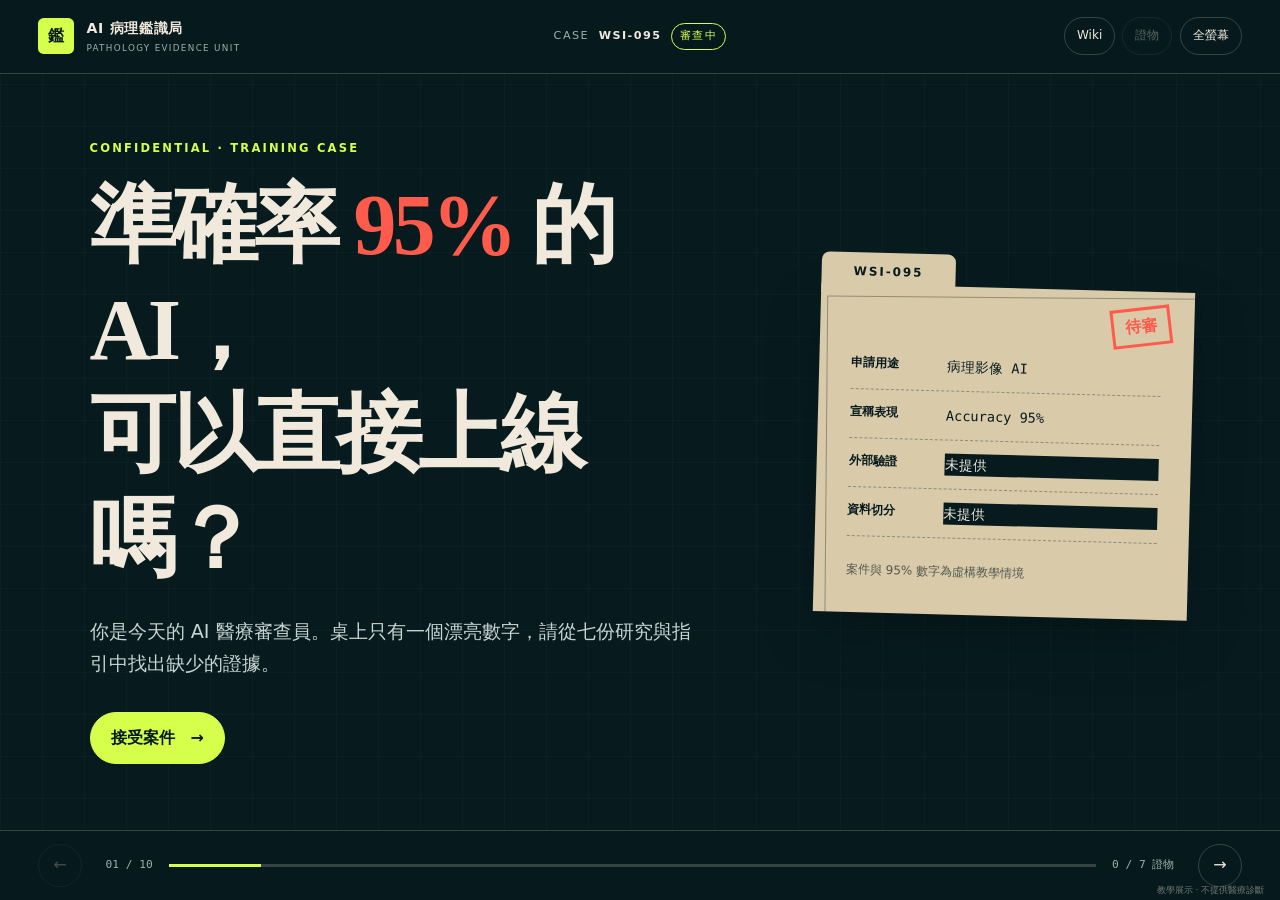
<file: index.html>
<!doctype html>
<html lang="zh-Hant">
  <head>
    <meta charset="UTF-8" />
    <meta name="viewport" content="width=device-width, initial-scale=1.0" />
    <meta name="description" content="互動式教學 HTML 簡報：調查一個宣稱準確率 95% 的虛構病理 AI 是否可以直接上線。" />
    <meta name="theme-color" content="#071b1f" />
    <title>案件 WSI-095｜AI 病理鑑識局</title>
    <link rel="icon" href="assets/images/favicon.svg" type="image/svg+xml" />
    <link rel="stylesheet" href="assets/css/styles.css" />
    <script src="assets/js/data.js" defer></script>
    <script src="assets/js/app.js" defer></script>
  </head>
  <body class="deck-page">
    <a class="skip-link" href="#slide-stage">跳到簡報內容</a>

    <header class="deck-header">
      <a class="brand" href="#slide-1" aria-label="返回第一張投影片">
        <span class="brand-seal" aria-hidden="true">鑑</span>
        <span><strong>AI 病理鑑識局</strong><small>PATHOLOGY EVIDENCE UNIT</small></span>
      </a>
      <div class="case-status" aria-label="案件狀態">
        <span>CASE</span>
        <strong>WSI-095</strong>
        <span class="status-dot">審查中</span>
      </div>
      <nav class="deck-tools" aria-label="簡報工具">
        <a href="wiki.html" title="開啟 LLM Wiki">Wiki</a>
        <button id="source-button" type="button" title="查看本頁來源">證物</button>
        <button id="fullscreen-button" type="button" title="進入全螢幕">全螢幕</button>
      </nav>
    </header>

    <main id="slide-stage" class="slide-stage" tabindex="-1">
      <article class="slide slide-cover is-active" id="slide-1" data-slide="1" aria-labelledby="slide-1-title">
        <div class="cover-grid">
          <div class="cover-copy">
            <p class="kicker">CONFIDENTIAL · TRAINING CASE</p>
            <h1 id="slide-1-title">準確率 <em>95%</em> 的 AI，<br />可以直接上線嗎？</h1>
            <p class="lead">你是今天的 AI 醫療審查員。桌上只有一個漂亮數字，請從七份研究與指引中找出缺少的證據。</p>
            <button class="primary-action" type="button" data-next>接受案件 <span aria-hidden="true">→</span></button>
          </div>
          <div class="case-folder" aria-label="案件摘要">
            <div class="folder-tab">WSI-095</div>
            <p class="stamp">待審</p>
            <dl>
              <div><dt>申請用途</dt><dd>病理影像 AI</dd></div>
              <div><dt>宣稱表現</dt><dd>Accuracy 95%</dd></div>
              <div><dt>外部驗證</dt><dd class="redacted">未提供</dd></div>
              <div><dt>資料切分</dt><dd class="redacted">未提供</dd></div>
            </dl>
            <p class="fiction-note">案件與 95% 數字為虛構教學情境</p>
          </div>
        </div>
      </article>

      <article class="slide" id="slide-2" data-slide="2" aria-labelledby="slide-2-title">
        <div class="slide-copy narrow-copy">
          <p class="kicker">EVIDENCE 01 · THE SCENE</p>
          <h2 id="slide-2-title">這不是一張普通照片，<br />而是一座像素城市。</h2>
          <p>全視野切片（WSI）把整張玻片掃描成可縮放的高解析度影像。檔案可能很大，AI 通常需要選擇倍率與區域才能分析。</p>
          <div class="takeaway"><span>鑑識問題</span><strong>模型看了整張切片，還是只看預先選好的區域？</strong></div>
        </div>
        <div class="slide-visual microscope-panel">
          <div class="wsi-map" id="wsi-map" aria-label="抽象病理切片示意">
            <span class="cell c1"></span><span class="cell c2"></span><span class="cell c3"></span>
            <span class="cell c4"></span><span class="cell c5"></span><span class="cell c6"></span>
            <span class="scan-target" aria-hidden="true"></span>
          </div>
          <label class="zoom-control" for="zoom-range">
            <span>模擬倍率</span>
            <input id="zoom-range" type="range" min="1" max="4" value="1" />
            <output id="zoom-output" for="zoom-range">5× 全景</output>
          </label>
          <p class="visual-caption">拖動倍率，看看視野如何從整體縮小成局部。</p>
        </div>
      </article>

      <article class="slide" id="slide-3" data-slide="3" aria-labelledby="slide-3-title">
        <div class="slide-copy narrow-copy">
          <p class="kicker">EVIDENCE 02 · TILING</p>
          <h2 id="slide-3-title">AI 的第一步：<br />把城市切成小街區。</h2>
          <p>大型切片會被切成許多 patch。模型可能只從少數高分區塊學習，因此倍率、大小與取樣方式都是模型的一部分。</p>
          <p class="instruction">點擊右側格子，找出藏在切片中的三個可疑區域。</p>
          <p id="tile-status" class="status-message" aria-live="polite">已找到 0 / 3 個可疑區域</p>
        </div>
        <div class="slide-visual tile-evidence">
          <div id="tile-grid" class="tile-grid" aria-label="16 個切片區塊"></div>
          <div class="evidence-tag">PATCH SET · 4 × 4</div>
        </div>
      </article>

      <article class="slide" id="slide-4" data-slide="4" aria-labelledby="slide-4-title">
        <div class="slide-copy narrow-copy">
          <p class="kicker">EVIDENCE 03 · DATA LEAK</p>
          <h2 id="slide-4-title">考卷真的沒有<br />出現在課本裡嗎？</h2>
          <p>同一位病人的切片不能同時出現在訓練與測試資料。否則模型可能記住病人或製作流程，而不是學會疾病特徵。</p>
          <button id="audit-split" class="secondary-action" type="button">執行病人層級稽核</button>
          <p id="split-status" class="status-message warning" aria-live="polite">尚未檢查：測試集可能不是獨立考卷</p>
        </div>
        <div class="slide-visual split-board" id="split-board">
          <section>
            <h3>TRAINING <span>課本</span></h3>
            <div class="patient-chip" data-patient="P014">P014 · slide A</div>
            <div class="patient-chip">P022 · slide A</div>
            <div class="patient-chip">P031 · slide A</div>
          </section>
          <section>
            <h3>TEST <span>考卷</span></h3>
            <div class="patient-chip duplicate" data-patient="P014">P014 · slide B</div>
            <div class="patient-chip">P048 · slide A</div>
            <div class="patient-chip">P052 · slide A</div>
          </section>
          <span class="leak-line" aria-hidden="true"></span>
        </div>
      </article>

      <article class="slide" id="slide-5" data-slide="5" aria-labelledby="slide-5-title">
        <div class="slide-copy metric-copy">
          <p class="kicker">EVIDENCE 04 · THE 95% TRAP</p>
          <h2 id="slide-5-title">一樣的準確率，<br />可能藏著不同錯誤。</h2>
          <p>假設 100 個案例中有 20 個真正陽性。調整漏診與誤報，觀察準確率、敏感度與特異度如何改變。</p>
          <div class="metric-controls">
            <label for="fn-range">漏診（FN）<input id="fn-range" type="range" min="0" max="8" value="5" /></label>
            <label for="fp-range">誤報（FP）<input id="fp-range" type="range" min="0" max="20" value="0" /></label>
          </div>
        </div>
        <div class="slide-visual metric-lab">
          <div class="matrix" aria-label="互動混淆矩陣">
            <div class="matrix-corner"></div><div class="matrix-head">預測＋</div><div class="matrix-head">預測－</div>
            <div class="matrix-head">實際＋</div><div class="matrix-cell good"><span id="tp-value">15</span><small>TP 抓到</small></div><div class="matrix-cell bad"><span id="fn-value">5</span><small>FN 漏掉</small></div>
            <div class="matrix-head">實際－</div><div class="matrix-cell warn"><span id="fp-value">0</span><small>FP 誤報</small></div><div class="matrix-cell good"><span id="tn-value">80</span><small>TN 排除</small></div>
          </div>
          <div class="metric-readout">
            <div><span>Accuracy</span><strong id="accuracy-value">95%</strong></div>
            <div><span>Sensitivity</span><strong id="sensitivity-value">75%</strong></div>
            <div><span>Specificity</span><strong id="specificity-value">100%</strong></div>
          </div>
        </div>
      </article>

      <article class="slide" id="slide-6" data-slide="6" aria-labelledby="slide-6-title">
        <div class="slide-copy narrow-copy">
          <p class="kicker">EVIDENCE 05 · HOSPITAL FINGERPRINTS</p>
          <h2 id="slide-6-title">模型可能認出醫院，<br />卻沒有真正理解疾病。</h2>
          <p>染色流程、掃描器與製片方式會留下站點特徵。研究顯示深度學習甚至能辨識切片來自哪個提交站點。</p>
          <div class="takeaway"><span>鑑識問題</span><strong>模型依賴的是生物訊號，還是醫院指紋？</strong></div>
        </div>
        <div class="slide-visual site-lab">
          <div class="site-tabs" role="group" aria-label="切換不同醫院的染色風格">
            <button class="is-selected" type="button" data-site="a">醫院 A</button>
            <button type="button" data-site="b">醫院 B</button>
            <button type="button" data-site="c">醫院 C</button>
          </div>
          <div id="site-slide" class="site-slide site-a" aria-label="同一組抽象細胞在不同染色風格下的示意">
            <span></span><span></span><span></span><span></span><span></span><span></span>
          </div>
          <p id="site-caption" class="visual-caption">醫院 A：偏粉紫、對比中等（抽象示意）</p>
        </div>
      </article>

      <article class="slide" id="slide-7" data-slide="7" aria-labelledby="slide-7-title">
        <div class="slide-copy narrow-copy">
          <p class="kicker">EVIDENCE 06 · EXTERNAL VALIDATION</p>
          <h2 id="slide-7-title">換一批資料，<br />漂亮分數還站得住嗎？</h2>
          <p>外部驗證不是把同一資料重新切一次，而是使用開發過程沒有接觸的來源，檢查模型是否依然有效。</p>
          <p class="research-context">真實研究案例：CAMELYON16 訓練的全監督模型，在該挑戰測試集 AUC 為 0.930；移到較大的 MSK 測試集後為 0.727。</p>
          <p class="fine-print">這是特定研究中的 AUC，不是案件 WSI-095 的準確率。</p>
        </div>
        <div class="slide-visual validation-board">
          <div class="score-card internal"><span>INTERNAL-LIKE</span><strong>0.930</strong><small>CAMELYON16 test · AUC</small></div>
          <div class="transfer-arrow" aria-hidden="true">→</div>
          <div class="score-card external"><span>EXTERNAL SOURCE</span><strong>0.727</strong><small>MSK test · AUC</small></div>
          <div class="evidence-tape">CONTEXT REQUIRED</div>
        </div>
      </article>

      <article class="slide" id="slide-8" data-slide="8" aria-labelledby="slide-8-title">
        <div class="slide-copy narrow-copy">
          <p class="kicker">EVIDENCE 07 · HUMAN IN THE LOOP</p>
          <h2 id="slide-8-title">好的 AI 不是搶走放大鏡，<br />而是把線索放對位置。</h2>
          <p>AI 可以協助標示可疑區域、排序病例或提供第二讀；病理醫師仍需整合其他染色、臨床資料與專業判斷。</p>
          <p class="fine-print">協作效益必須在實際介面、使用者和工作流程中驗證。</p>
        </div>
        <div class="slide-visual workflow-chain" aria-label="人機協作流程">
          <div><span>01</span><strong>AI 預先篩選</strong><small>標記與排序</small></div>
          <i aria-hidden="true">→</i>
          <div><span>02</span><strong>病理醫師複核</strong><small>整合完整證據</small></div>
          <i aria-hidden="true">→</i>
          <div><span>03</span><strong>持續監測</strong><small>追蹤錯誤與漂移</small></div>
        </div>
      </article>

      <article class="slide slide-verdict" id="slide-9" data-slide="9" aria-labelledby="slide-9-title">
        <div class="verdict-intro">
          <p class="kicker">FINAL REVIEW · YOUR DECISION</p>
          <h2 id="slide-9-title">七份證物到齊。<br />你的裁決是？</h2>
          <p>目前案件只提供「準確率 95%」，缺少資料切分、錯誤分布、外部驗證、使用情境與監測計畫。</p>
        </div>
        <div class="verdict-options" role="group" aria-label="選擇案件裁決">
          <button type="button" data-verdict="approve"><span>APPROVE</span><strong>准許上線</strong></button>
          <button type="button" data-verdict="supplement"><span>REQUEST EVIDENCE</span><strong>要求補件</strong></button>
          <button type="button" data-verdict="reject"><span>REJECT</span><strong>永久退件</strong></button>
        </div>
        <div id="verdict-result" class="verdict-result" aria-live="polite">請選擇一個裁決。</div>
      </article>

      <article class="slide slide-close" id="slide-10" data-slide="10" aria-labelledby="slide-10-title">
        <div class="close-stamp" aria-hidden="true">補件</div>
        <div class="close-copy">
          <p class="kicker">CASE STATUS · EVIDENCE REQUIRED</p>
          <h2 id="slide-10-title">單一分數是案件起點，<br />不是上線許可。</h2>
          <ul class="closing-list">
            <li><span>01</span>確認病人層級資料切分</li>
            <li><span>02</span>檢查完整錯誤分布與使用閾值</li>
            <li><span>03</span>完成跨院外部驗證</li>
            <li><span>04</span>定義人機協作與上線後監測</li>
          </ul>
          <div class="close-actions">
            <a class="primary-action" href="wiki.html">打開完整 LLM Wiki</a>
            <a class="text-action" href="workflow.html">查看 Loop／Graph</a>
          </div>
        </div>
      </article>
    </main>

    <footer class="deck-footer">
      <button id="prev-button" type="button" aria-label="上一張投影片">←</button>
      <div class="slide-progress" aria-label="簡報進度">
        <span id="slide-counter">01 / 10</span>
        <div class="progress-track"><span id="progress-bar"></span></div>
        <span id="evidence-counter">0 / 7 證物</span>
      </div>
      <button id="next-button" type="button" aria-label="下一張投影片">→</button>
    </footer>

    <dialog id="source-dialog" class="source-dialog" aria-labelledby="source-dialog-title">
      <div class="dialog-head">
        <div><p class="kicker">SOURCE LINEAGE</p><h2 id="source-dialog-title">本頁證物來源</h2></div>
        <button id="close-source-dialog" type="button" aria-label="關閉來源視窗">×</button>
      </div>
      <div id="source-list" class="source-list"></div>
      <p class="dialog-note">研究數字只適用於原研究條件。案件 WSI-095 與 95% 為虛構教學情境。</p>
    </dialog>

    <p class="medical-note">教學展示 · 不提供醫療診斷</p>
  </body>
</html>
</file>
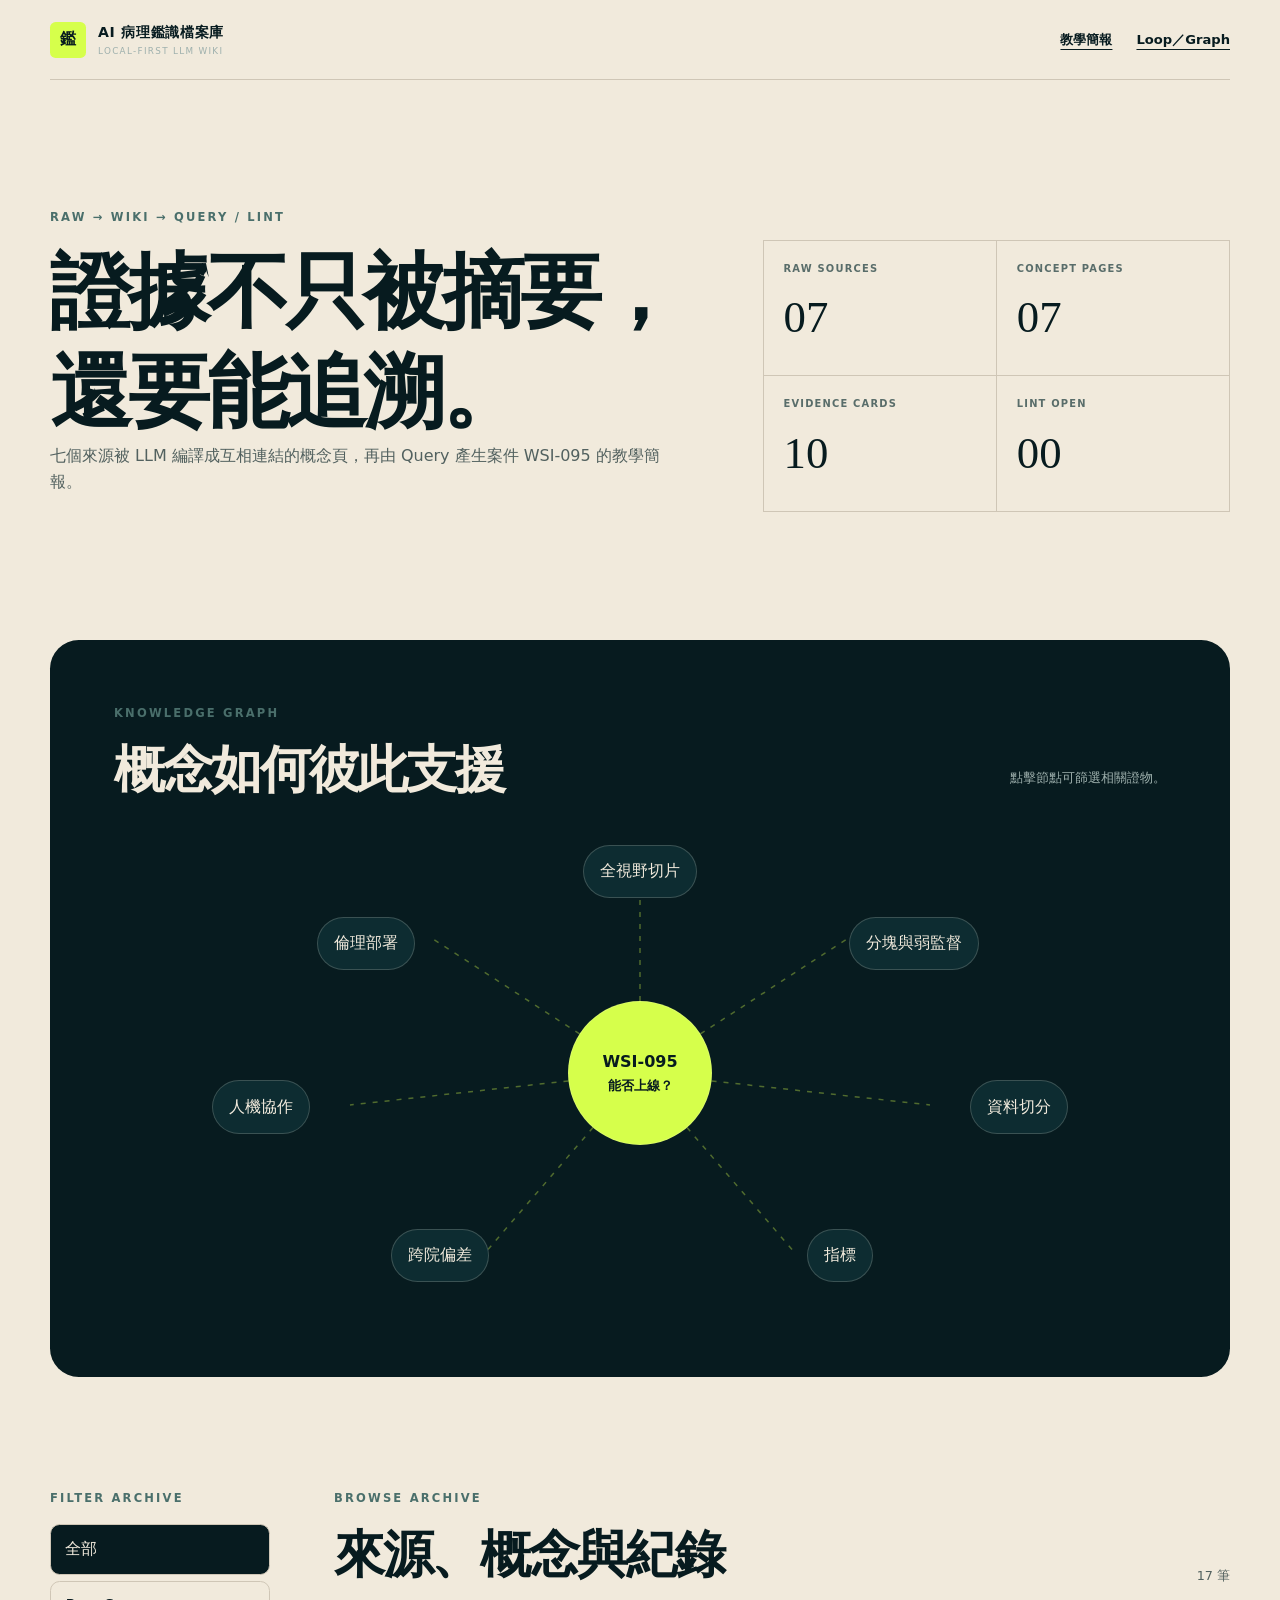
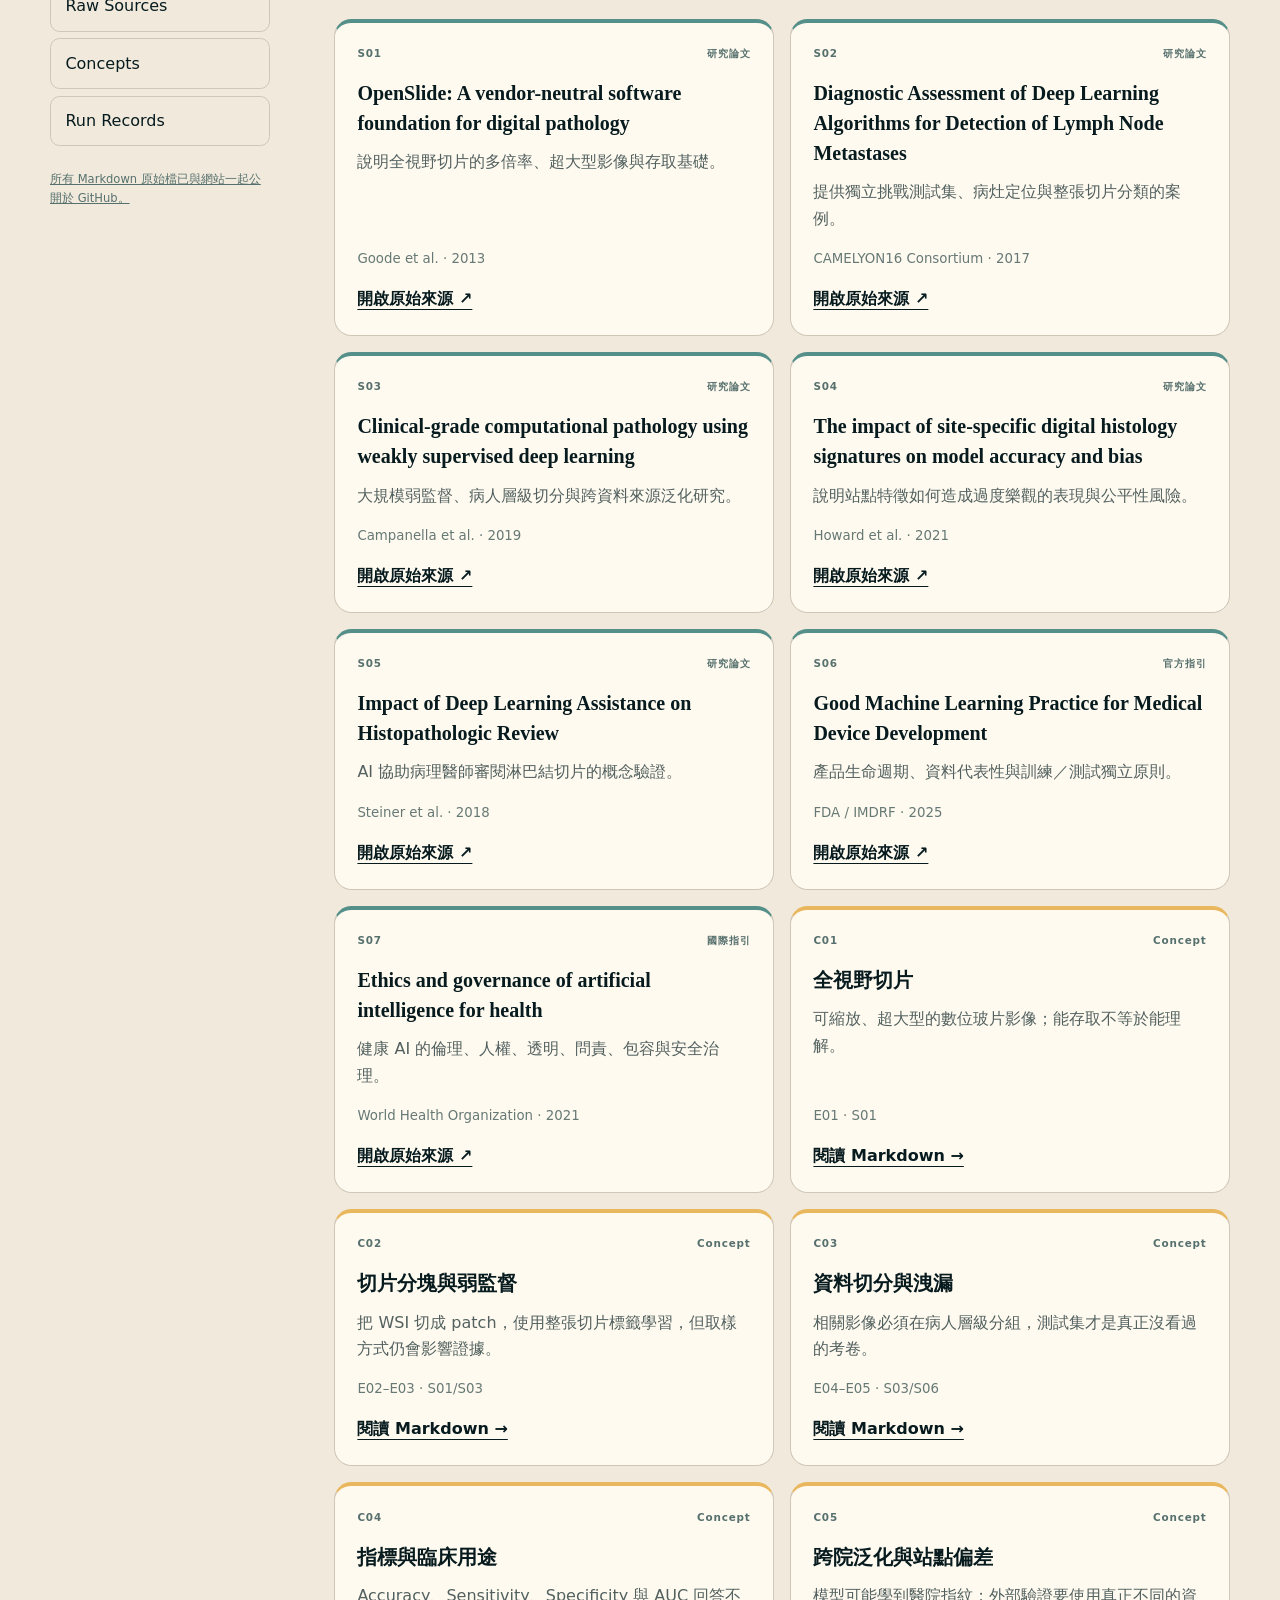
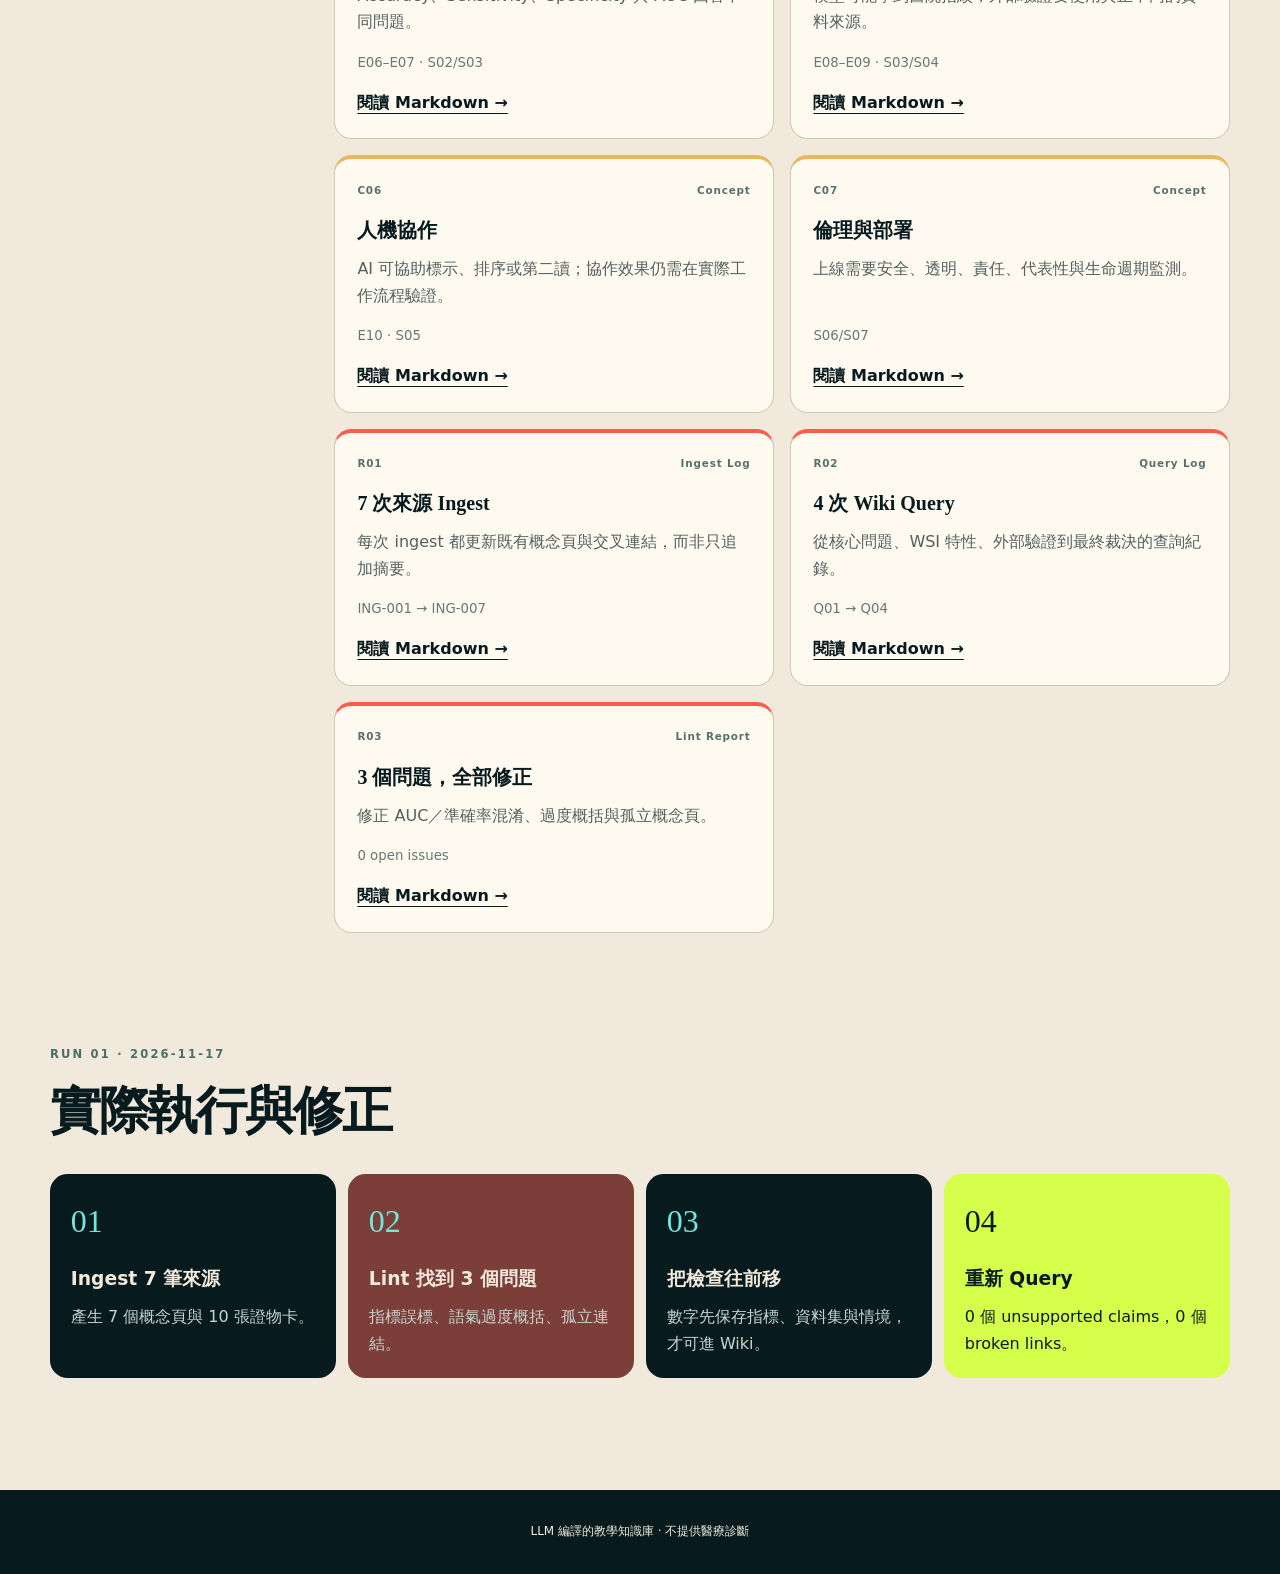
<file: wiki.html>
<!doctype html>
<html lang="zh-Hant">
  <head>
    <meta charset="UTF-8" />
    <meta name="viewport" content="width=device-width, initial-scale=1.0" />
    <meta name="theme-color" content="#071b1f" />
    <title>AI 病理鑑識檔案庫｜LLM Wiki</title>
    <link rel="icon" href="assets/images/favicon.svg" type="image/svg+xml" />
    <link rel="stylesheet" href="assets/css/styles.css" />
    <script src="assets/js/data.js" defer></script>
    <script src="assets/js/wiki.js" defer></script>
  </head>
  <body class="wiki-page">
    <header class="wiki-header">
      <a class="brand" href="index.html"><span class="brand-seal">鑑</span><span><strong>AI 病理鑑識檔案庫</strong><small>LOCAL-FIRST LLM WIKI</small></span></a>
      <nav><a href="index.html">教學簡報</a><a href="workflow.html">Loop／Graph</a></nav>
    </header>
    <main>
      <section class="wiki-hero">
        <div>
          <p class="kicker">RAW → WIKI → QUERY / LINT</p>
          <h1>證據不只被摘要，<br />還要能追溯。</h1>
          <p>七個來源被 LLM 編譯成互相連結的概念頁，再由 Query 產生案件 WSI-095 的教學簡報。</p>
        </div>
        <dl class="wiki-stats">
          <div><dt>RAW SOURCES</dt><dd>07</dd></div>
          <div><dt>CONCEPT PAGES</dt><dd>07</dd></div>
          <div><dt>EVIDENCE CARDS</dt><dd>10</dd></div>
          <div><dt>LINT OPEN</dt><dd>00</dd></div>
        </dl>
      </section>

      <section class="wiki-graph-section" aria-labelledby="wiki-graph-title">
        <div class="section-title"><div><p class="kicker">KNOWLEDGE GRAPH</p><h2 id="wiki-graph-title">概念如何彼此支援</h2></div><p>點擊節點可篩選相關證物。</p></div>
        <div class="wiki-graph" id="wiki-graph">
          <button class="graph-core" type="button" data-topic="all">WSI-095<br /><small>能否上線？</small></button>
          <button class="graph-orbit n1" type="button" data-topic="wsi">全視野切片</button>
          <button class="graph-orbit n2" type="button" data-topic="tiling">分塊與弱監督</button>
          <button class="graph-orbit n3" type="button" data-topic="split">資料切分</button>
          <button class="graph-orbit n4" type="button" data-topic="metrics">指標</button>
          <button class="graph-orbit n5" type="button" data-topic="bias">跨院偏差</button>
          <button class="graph-orbit n6" type="button" data-topic="human">人機協作</button>
          <button class="graph-orbit n7" type="button" data-topic="ethics">倫理部署</button>
          <svg viewBox="0 0 800 480" aria-hidden="true"><g><line x1="400" y1="240" x2="400" y2="44"/><line x1="400" y1="240" x2="610" y2="104"/><line x1="400" y1="240" x2="690" y2="272"/><line x1="400" y1="240" x2="555" y2="420"/><line x1="400" y1="240" x2="245" y2="420"/><line x1="400" y1="240" x2="110" y2="272"/><line x1="400" y1="240" x2="190" y2="104"/></g></svg>
        </div>
      </section>

      <section class="wiki-content" aria-labelledby="sources-title">
        <aside class="wiki-sidebar">
          <p class="kicker">FILTER ARCHIVE</p>
          <div class="filter-list" role="group" aria-label="篩選 Wiki 卡片">
            <button class="is-selected" type="button" data-filter="all">全部</button>
            <button type="button" data-filter="source">Raw Sources</button>
            <button type="button" data-filter="concept">Concepts</button>
            <button type="button" data-filter="record">Run Records</button>
          </div>
          <a class="repo-note" href="https://github.com/JohnnyFu987/ai-pathology-forensics-wiki" target="_blank" rel="noreferrer">所有 Markdown 原始檔已與網站一起公開於 GitHub。</a>
        </aside>
        <div class="wiki-cards-area">
          <div class="section-title"><div><p class="kicker">BROWSE ARCHIVE</p><h2 id="sources-title">來源、概念與紀錄</h2></div><span id="result-count">17 筆</span></div>
          <div id="wiki-card-grid" class="wiki-card-grid"></div>
        </div>
      </section>

      <section class="records-section" id="records">
        <div class="section-title"><div><p class="kicker">RUN 01 · 2026-11-17</p><h2>實際執行與修正</h2></div></div>
        <div class="record-timeline">
          <article><span>01</span><h3>Ingest 7 筆來源</h3><p>產生 7 個概念頁與 10 張證物卡。</p></article>
          <article class="issue"><span>02</span><h3>Lint 找到 3 個問題</h3><p>指標誤標、語氣過度概括、孤立連結。</p></article>
          <article><span>03</span><h3>把檢查往前移</h3><p>數字先保存指標、資料集與情境，才可進 Wiki。</p></article>
          <article class="pass"><span>04</span><h3>重新 Query</h3><p>0 個 unsupported claims，0 個 broken links。</p></article>
        </div>
      </section>
    </main>
    <footer class="document-footer">LLM 編譯的教學知識庫 · 不提供醫療診斷</footer>
  </body>
</html>
</file>
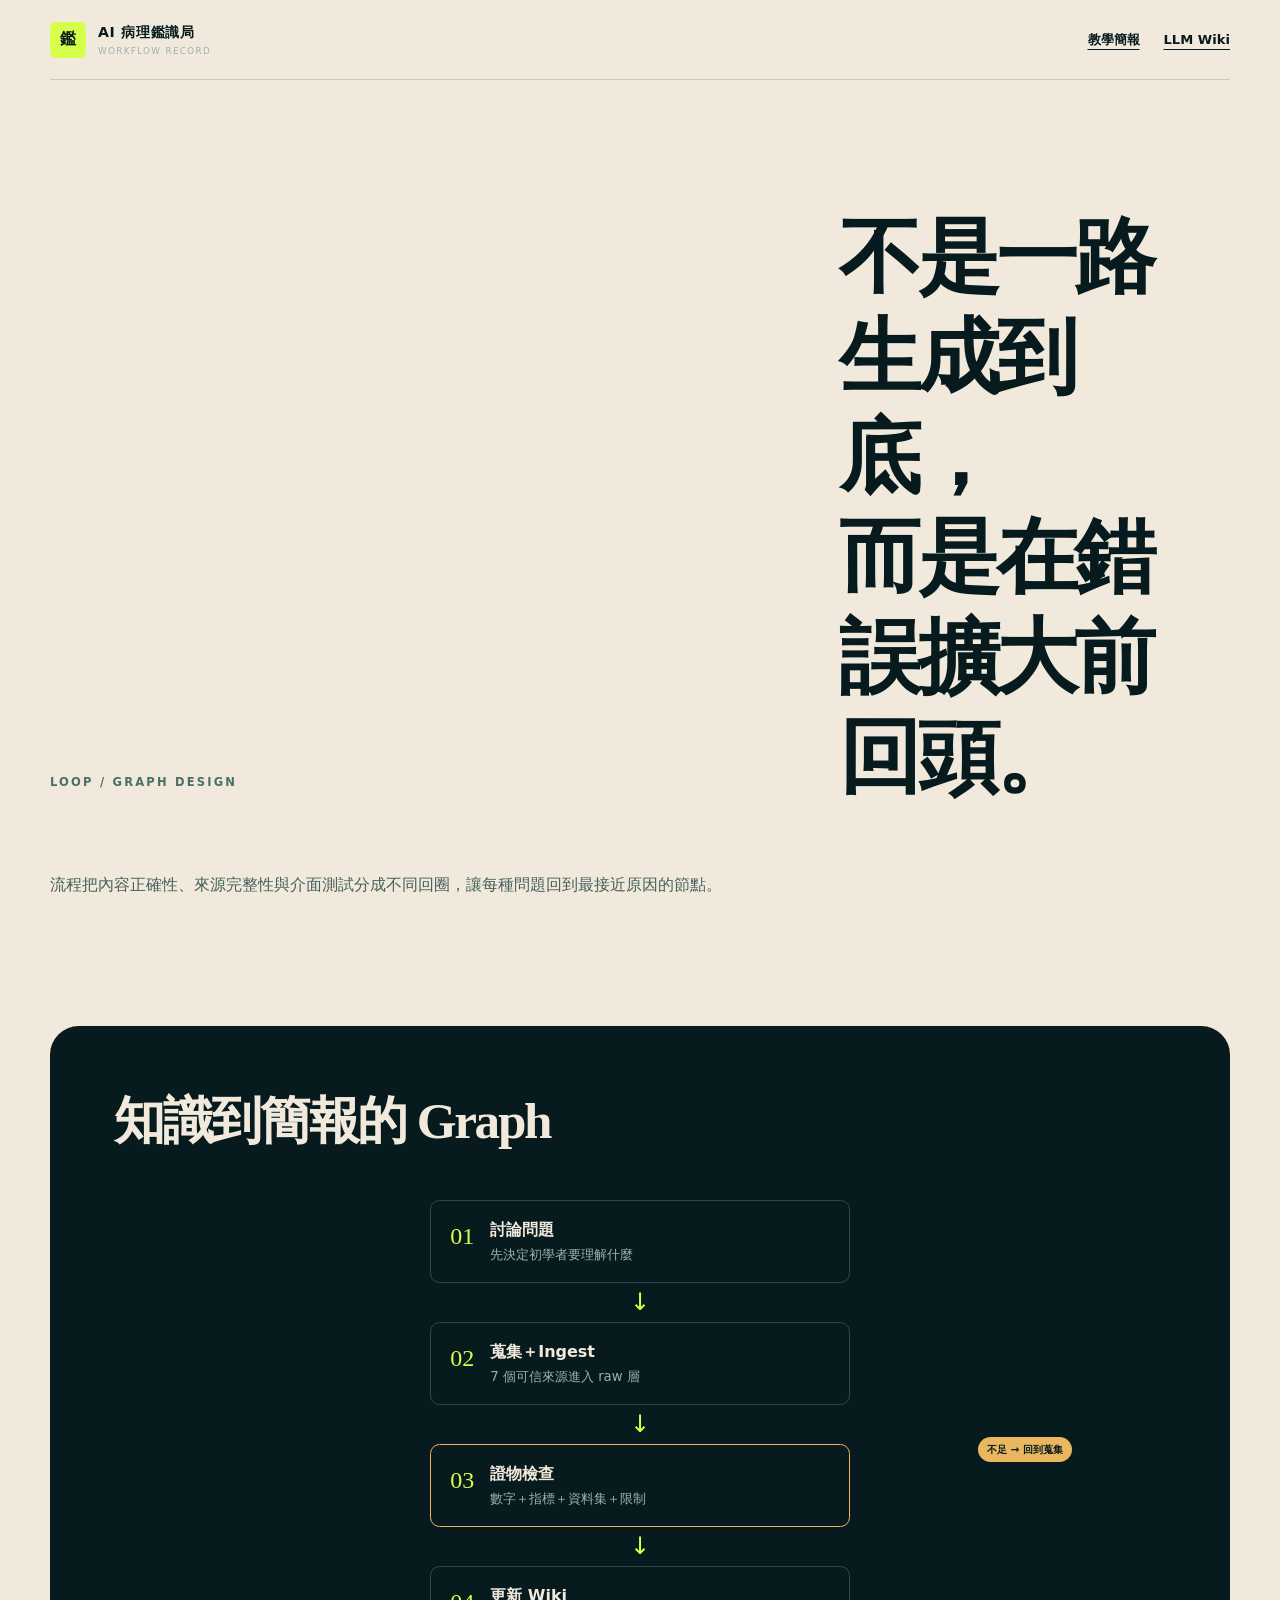
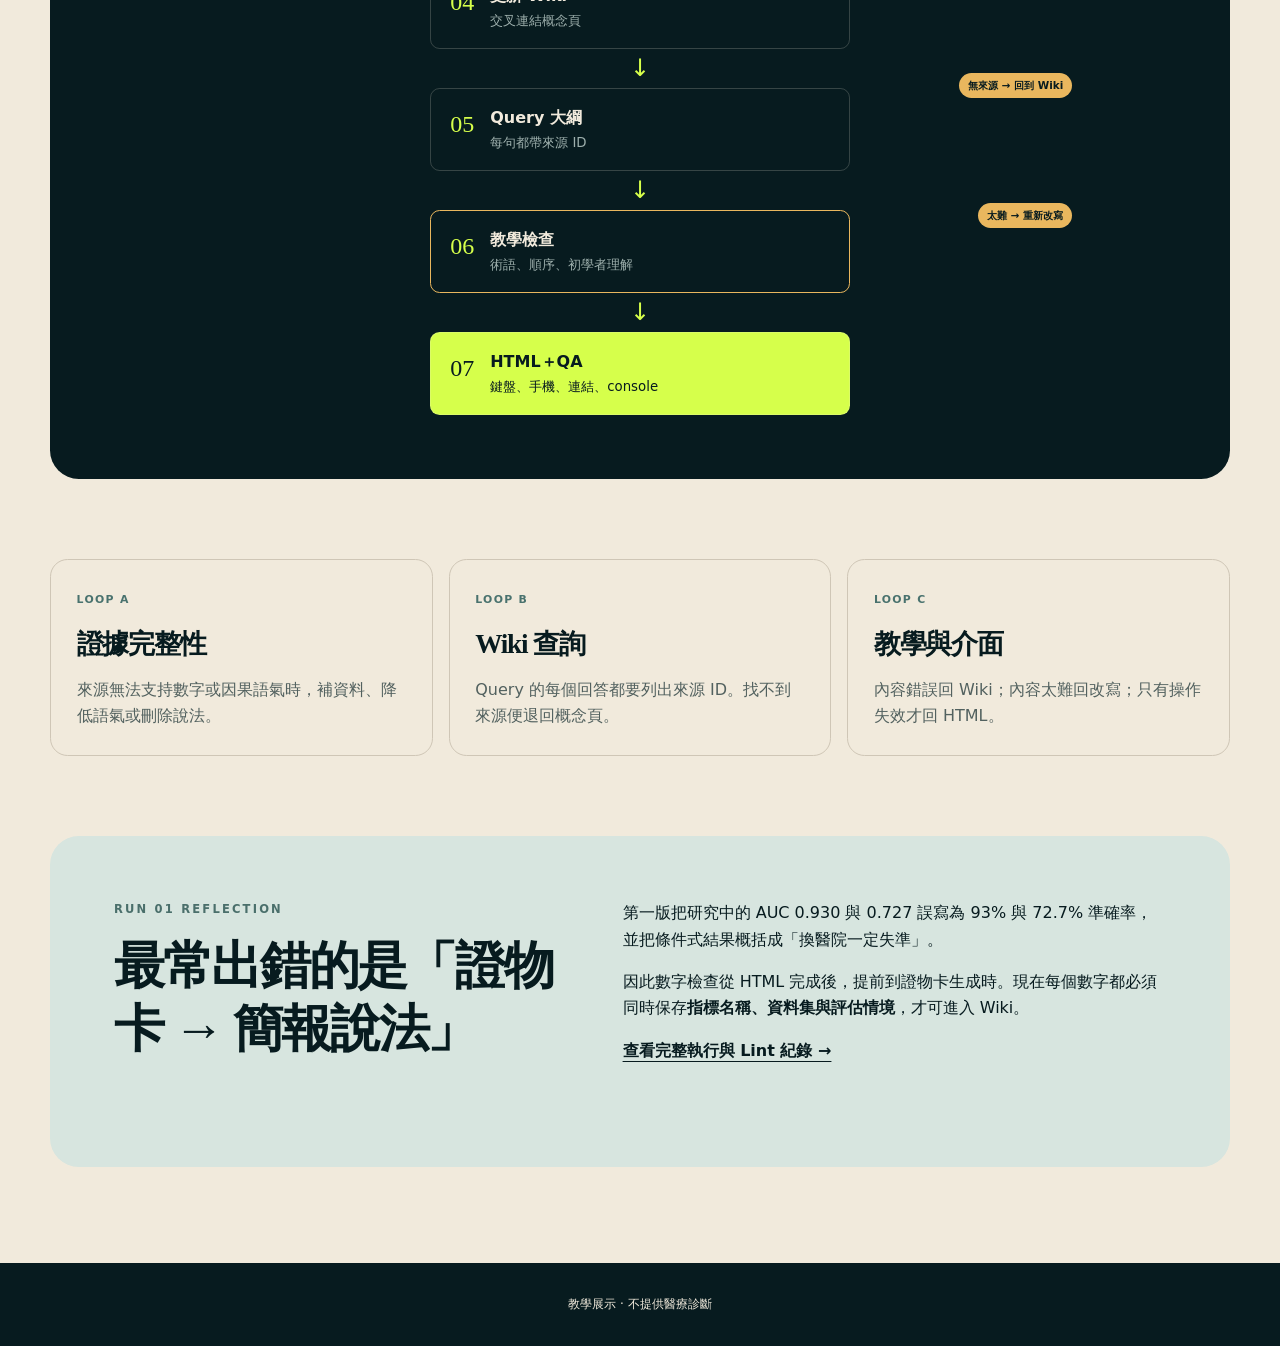
<file: workflow.html>
<!doctype html>
<html lang="zh-Hant">
  <head>
    <meta charset="UTF-8" />
    <meta name="viewport" content="width=device-width, initial-scale=1.0" />
    <meta name="theme-color" content="#071b1f" />
    <title>Loop／Graph｜AI 病理鑑識局</title>
    <link rel="icon" href="assets/images/favicon.svg" type="image/svg+xml" />
    <link rel="stylesheet" href="assets/css/styles.css" />
  </head>
  <body class="document-page">
    <header class="document-header">
      <a class="brand" href="index.html"><span class="brand-seal">鑑</span><span><strong>AI 病理鑑識局</strong><small>WORKFLOW RECORD</small></span></a>
      <nav><a href="index.html">教學簡報</a><a href="wiki.html">LLM Wiki</a></nav>
    </header>
    <main class="document-main">
      <section class="document-hero">
        <p class="kicker">LOOP / GRAPH DESIGN</p>
        <h1>不是一路生成到底，<br />而是在錯誤擴大前回頭。</h1>
        <p>流程把內容正確性、來源完整性與介面測試分成不同回圈，讓每種問題回到最接近原因的節點。</p>
      </section>
      <section class="graph-panel" aria-labelledby="graph-title">
        <h2 id="graph-title">知識到簡報的 Graph</h2>
        <div class="graph-flow">
          <div class="graph-node human"><span>01</span><strong>討論問題</strong><small>先決定初學者要理解什麼</small></div>
          <i>↓</i>
          <div class="graph-node"><span>02</span><strong>蒐集＋Ingest</strong><small>7 個可信來源進入 raw 層</small></div>
          <i>↓</i>
          <div class="graph-node check"><span>03</span><strong>證物檢查</strong><small>數字＋指標＋資料集＋限制</small></div>
          <div class="loop-back evidence-loop">不足 → 回到蒐集</div>
          <i>↓</i>
          <div class="graph-node"><span>04</span><strong>更新 Wiki</strong><small>交叉連結概念頁</small></div>
          <i>↓</i>
          <div class="graph-node"><span>05</span><strong>Query 大綱</strong><small>每句都帶來源 ID</small></div>
          <div class="loop-back query-loop">無來源 → 回到 Wiki</div>
          <i>↓</i>
          <div class="graph-node check"><span>06</span><strong>教學檢查</strong><small>術語、順序、初學者理解</small></div>
          <div class="loop-back teaching-loop">太難 → 重新改寫</div>
          <i>↓</i>
          <div class="graph-node output"><span>07</span><strong>HTML＋QA</strong><small>鍵盤、手機、連結、console</small></div>
        </div>
      </section>
      <section class="loop-cards">
        <article><span>LOOP A</span><h2>證據完整性</h2><p>來源無法支持數字或因果語氣時，補資料、降低語氣或刪除說法。</p></article>
        <article><span>LOOP B</span><h2>Wiki 查詢</h2><p>Query 的每個回答都要列出來源 ID。找不到來源便退回概念頁。</p></article>
        <article><span>LOOP C</span><h2>教學與介面</h2><p>內容錯誤回 Wiki；內容太難回改寫；只有操作失效才回 HTML。</p></article>
      </section>
      <section class="reflection-panel">
        <div><p class="kicker">RUN 01 REFLECTION</p><h2>最常出錯的是「證物卡 → 簡報說法」</h2></div>
        <div>
          <p>第一版把研究中的 AUC 0.930 與 0.727 誤寫為 93% 與 72.7% 準確率，並把條件式結果概括成「換醫院一定失準」。</p>
          <p>因此數字檢查從 HTML 完成後，提前到證物卡生成時。現在每個數字都必須同時保存<strong>指標名稱、資料集與評估情境</strong>，才可進入 Wiki。</p>
          <a href="wiki.html#records">查看完整執行與 Lint 紀錄 →</a>
        </div>
      </section>
    </main>
    <footer class="document-footer">教學展示 · 不提供醫療診斷</footer>
  </body>
</html>
</file>
<file: assets/css/styles.css>
:root {
  --ink: #071b1f;
  --ink-2: #0d2c31;
  --paper: #f1eadc;
  --paper-2: #fffaf0;
  --acid: #d6ff4b;
  --cyan: #71e7dc;
  --red: #ff5b4d;
  --gold: #e9b75e;
  --muted: #9eb0ad;
  --line-dark: rgb(241 234 220 / 20%);
  --line-light: #cfc6b6;
  --radius-sm: 0.6rem;
  --radius-md: 1.1rem;
  --radius-lg: 1.8rem;
  --shadow: 0 22px 55px rgb(0 0 0 / 22%);
  --sans: "PingFang TC", "Noto Sans TC", system-ui, sans-serif;
  --serif: "Songti TC", "Noto Serif TC", Georgia, serif;
}

* {
  box-sizing: border-box;
}

html {
  scroll-behavior: smooth;
}

body {
  margin: 0;
  color: var(--paper);
  background: var(--ink);
  font-family: var(--sans);
  line-height: 1.65;
}

button,
input {
  font: inherit;
}

button,
a {
  -webkit-tap-highlight-color: transparent;
}

a {
  color: inherit;
}

button {
  color: inherit;
}

:focus-visible {
  outline: 3px solid var(--acid);
  outline-offset: 4px;
}

.skip-link {
  position: fixed;
  z-index: 100;
  left: 1rem;
  top: 1rem;
  padding: 0.7rem 1rem;
  color: var(--ink);
  background: var(--acid);
  transform: translateY(-180%);
}

.skip-link:focus {
  transform: translateY(0);
}

.kicker {
  margin: 0 0 1rem;
  color: var(--acid);
  font-size: 0.72rem;
  font-weight: 800;
  letter-spacing: 0.19em;
  text-transform: uppercase;
}

h1,
h2,
h3,
p {
  margin-top: 0;
}

h1,
h2 {
  font-family: var(--serif);
  line-height: 1.22;
  letter-spacing: -0.045em;
}

.brand {
  display: inline-flex;
  align-items: center;
  gap: 0.75rem;
  color: inherit;
  text-decoration: none;
}

.brand-seal {
  width: 2.25rem;
  aspect-ratio: 1;
  display: grid;
  place-items: center;
  color: var(--ink);
  background: var(--acid);
  border-radius: 0.35rem;
  font-family: var(--serif);
  font-weight: 800;
}

.brand strong,
.brand small {
  display: block;
}

.brand strong {
  font-size: 0.88rem;
  letter-spacing: 0.05em;
}

.brand small {
  color: var(--muted);
  font-size: 0.55rem;
  letter-spacing: 0.15em;
}

/* Deck shell */

.deck-page {
  height: 100dvh;
  overflow: hidden;
  display: grid;
  grid-template-rows: 4.6rem minmax(0, 1fr) 4.4rem;
  background-color: var(--ink);
  background-image: linear-gradient(rgb(255 255 255 / 2%) 1px, transparent 1px),
    linear-gradient(90deg, rgb(255 255 255 / 2%) 1px, transparent 1px);
  background-size: 42px 42px;
}

.deck-header,
.deck-footer {
  position: relative;
  z-index: 20;
  display: grid;
  align-items: center;
  padding: 0 clamp(1rem, 3vw, 3rem);
  background: rgb(7 27 31 / 92%);
  backdrop-filter: blur(14px);
}

.deck-header {
  grid-template-columns: 1fr auto 1fr;
  border-bottom: 1px solid var(--line-dark);
}

.case-status {
  display: flex;
  align-items: center;
  gap: 0.6rem;
  font-size: 0.7rem;
  letter-spacing: 0.13em;
}

.case-status > span:first-child {
  color: var(--muted);
}

.status-dot {
  padding: 0.2rem 0.5rem;
  color: var(--acid);
  border: 1px solid var(--acid);
  border-radius: 999px;
}

.deck-tools {
  justify-self: end;
  display: flex;
  gap: 0.45rem;
}

.deck-tools a,
.deck-tools button {
  padding: 0.5rem 0.75rem;
  color: var(--paper);
  background: transparent;
  border: 1px solid var(--line-dark);
  border-radius: 999px;
  cursor: pointer;
  text-decoration: none;
  font-size: 0.75rem;
}

.deck-tools button:disabled {
  opacity: 0.35;
  cursor: not-allowed;
}

.slide-stage {
  position: relative;
  min-height: 0;
  overflow: hidden;
}

.slide {
  position: absolute;
  inset: 0;
  display: none;
  grid-template-columns: minmax(0, 0.88fr) minmax(380px, 1.12fr);
  align-items: center;
  gap: clamp(2rem, 6vw, 7rem);
  padding: clamp(2rem, 5vw, 5.5rem) clamp(1.5rem, 7vw, 8rem);
  overflow: auto;
}

.slide.is-active {
  display: grid;
  animation: slide-in 320ms ease-out both;
}

@keyframes slide-in {
  from { opacity: 0; transform: translateY(10px); }
  to { opacity: 1; transform: translateY(0); }
}

.slide h2 {
  margin-bottom: 1.3rem;
  font-size: clamp(2.2rem, 4.6vw, 5rem);
}

.slide-copy > p:not(.kicker, .fine-print, .instruction, .research-context) {
  max-width: 38rem;
  color: #c8d4d1;
  font-size: clamp(0.98rem, 1.4vw, 1.18rem);
}

.narrow-copy {
  max-width: 43rem;
}

.slide-visual {
  position: relative;
  width: 100%;
}

.primary-action,
.secondary-action {
  display: inline-flex;
  align-items: center;
  justify-content: center;
  gap: 1rem;
  min-height: 3.25rem;
  padding: 0.75rem 1.25rem;
  border-radius: 999px;
  cursor: pointer;
  font-weight: 800;
  text-decoration: none;
}

.primary-action {
  color: var(--ink);
  background: var(--acid);
  border: 1px solid var(--acid);
}

.secondary-action {
  color: var(--paper);
  background: transparent;
  border: 1px solid var(--paper);
}

.secondary-action:disabled {
  opacity: 0.65;
  cursor: default;
}

.text-action {
  font-weight: 700;
  text-underline-offset: 0.35rem;
}

.takeaway {
  margin-top: 2rem;
  padding: 1.1rem 1.25rem;
  display: grid;
  gap: 0.3rem;
  border-left: 4px solid var(--acid);
  background: rgb(214 255 75 / 7%);
}

.takeaway span {
  color: var(--acid);
  font-size: 0.7rem;
  font-weight: 800;
  letter-spacing: 0.1em;
}

.takeaway strong {
  font-size: 1rem;
}

.fine-print,
.fiction-note {
  color: var(--muted);
  font-size: 0.75rem;
}

.status-message {
  margin-top: 1.25rem;
  color: var(--acid);
  font-weight: 700;
}

.status-message.warning {
  color: var(--gold);
}

.status-message.is-alert {
  color: var(--red);
}

/* Cover */

.slide-cover {
  grid-template-columns: 1fr;
}

.cover-grid {
  width: min(1240px, 100%);
  margin: auto;
  display: grid;
  grid-template-columns: minmax(0, 1.18fr) minmax(320px, 0.72fr);
  align-items: center;
  gap: clamp(3rem, 9vw, 9rem);
}

.cover-copy h1 {
  max-width: 850px;
  margin-bottom: 1.5rem;
  font-size: clamp(3rem, 6.7vw, 7.6rem);
}

.cover-copy h1 em {
  color: var(--red);
  font-style: normal;
}

.lead {
  max-width: 46rem;
  margin-bottom: 2rem;
  color: #c8d4d1;
  font-size: clamp(1rem, 1.5vw, 1.25rem);
}

.case-folder {
  position: relative;
  padding: 3.5rem 2rem 2rem;
  color: var(--ink);
  background: #d9caa9;
  box-shadow: var(--shadow);
  transform: rotate(1.5deg);
}

.case-folder::before {
  position: absolute;
  inset: 0;
  border: 1px solid rgb(7 27 31 / 35%);
  content: "";
  transform: translate(9px, 9px) rotate(-1deg);
  z-index: -1;
}

.folder-tab {
  position: absolute;
  left: 0;
  top: -2rem;
  padding: 0.65rem 2rem;
  background: #d9caa9;
  border-radius: 0.5rem 0.5rem 0 0;
  font-size: 0.75rem;
  font-weight: 900;
  letter-spacing: 0.16em;
}

.stamp {
  position: absolute;
  right: 1.4rem;
  top: 1rem;
  padding: 0.2rem 0.7rem;
  color: var(--red);
  border: 3px solid var(--red);
  font-weight: 900;
  transform: rotate(-8deg);
}

.case-folder dl {
  margin: 0;
}

.case-folder dl div {
  padding: 0.8rem 0;
  display: grid;
  grid-template-columns: 6rem 1fr;
  border-bottom: 1px dashed rgb(7 27 31 / 35%);
}

.case-folder dt {
  font-size: 0.75rem;
  font-weight: 800;
}

.case-folder dd {
  margin: 0;
  font-family: ui-monospace, SFMono-Regular, Menlo, monospace;
  font-size: 0.85rem;
}

.redacted {
  display: inline-block;
  color: var(--paper);
  background: var(--ink);
}

.case-folder .fiction-note {
  margin: 1.5rem 0 0;
  color: rgb(7 27 31 / 65%);
}

/* WSI visual */

.microscope-panel {
  max-width: 600px;
  justify-self: center;
}

.wsi-map {
  --zoom: 1;
  position: relative;
  aspect-ratio: 1;
  overflow: hidden;
  background: radial-gradient(circle at 30% 30%, #f6bbb2, #b95e82 75%);
  border: 18px solid var(--paper);
  border-radius: 50%;
  box-shadow: 0 0 0 1px var(--line-dark), inset 0 0 90px rgb(7 27 31 / 45%), var(--shadow);
}

.wsi-map::before {
  position: absolute;
  inset: -10%;
  background-image: linear-gradient(rgb(7 27 31 / 10%) 1px, transparent 1px), linear-gradient(90deg, rgb(7 27 31 / 10%) 1px, transparent 1px);
  background-size: 20% 20%;
  content: "";
  transform: scale(var(--zoom));
  transition: transform 240ms ease;
}

.cell {
  position: absolute;
  width: 27%;
  aspect-ratio: 1;
  background: rgb(232 159 169 / 80%);
  border: 13px solid #743a63;
  border-radius: 45% 55% 52% 48%;
  transform: scale(var(--zoom));
  transition: transform 240ms ease;
}

.cell::after {
  position: absolute;
  left: 35%;
  top: 34%;
  width: 30%;
  aspect-ratio: 1;
  background: #8a436c;
  border-radius: 50%;
  content: "";
}

.c1 { left: 4%; top: 8%; }
.c2 { left: 37%; top: 2%; }
.c3 { right: 0; top: 23%; }
.c4 { left: 12%; bottom: 7%; }
.c5 { left: 44%; bottom: 22%; }
.c6 { right: 2%; bottom: -8%; }

.scan-target {
  position: absolute;
  left: 44%;
  top: 42%;
  width: 17%;
  aspect-ratio: 1;
  border: 2px solid var(--acid);
  border-radius: 50%;
  box-shadow: 0 0 0 999px rgb(7 27 31 / 9%);
}

.zoom-control {
  width: 85%;
  margin: -1.4rem auto 0;
  padding: 0.85rem 1.1rem;
  position: relative;
  z-index: 3;
  display: grid;
  grid-template-columns: auto 1fr auto;
  align-items: center;
  gap: 0.8rem;
  color: var(--ink);
  background: var(--acid);
  border-radius: 999px;
  font-size: 0.75rem;
  font-weight: 800;
}

.zoom-control input {
  width: 100%;
  accent-color: var(--ink);
}

.zoom-control output {
  min-width: 5.5rem;
  text-align: right;
}

.visual-caption {
  margin: 1rem 0 0;
  color: var(--muted);
  font-size: 0.75rem;
  text-align: center;
}

/* Tiling */

.instruction {
  color: var(--paper);
  font-weight: 700;
}

.tile-evidence {
  max-width: 590px;
  justify-self: center;
}

.tile-grid {
  padding: 0.75rem;
  display: grid;
  grid-template-columns: repeat(4, 1fr);
  gap: 0.55rem;
  background: var(--paper);
  box-shadow: var(--shadow);
  transform: rotate(-1deg);
}

.tile {
  position: relative;
  aspect-ratio: 1;
  color: rgb(7 27 31 / 55%);
  background: radial-gradient(circle at 35% 38%, #89486c 0 12%, transparent 13%), radial-gradient(circle at 70% 68%, #784560 0 10%, transparent 11%), #dda6ae;
  border: 0;
  cursor: crosshair;
  font-family: ui-monospace, monospace;
  font-size: 0.65rem;
  text-align: left;
  vertical-align: top;
}

.tile:hover,
.tile.is-checked {
  box-shadow: inset 0 0 0 3px var(--ink);
}

.tile.is-found {
  box-shadow: inset 0 0 0 5px var(--red);
}

.tile.is-found::after {
  position: absolute;
  right: 0.3rem;
  bottom: 0.2rem;
  color: var(--red);
  content: "!";
  font-size: 1.3rem;
  font-weight: 900;
}

.evidence-tag {
  width: max-content;
  margin: -0.4rem 1rem 0 auto;
  padding: 0.4rem 0.7rem;
  position: relative;
  color: var(--ink);
  background: var(--acid);
  font-size: 0.7rem;
  font-weight: 900;
  transform: rotate(2deg);
}

/* Split board */

.split-board {
  display: grid;
  grid-template-columns: 1fr 1fr;
  gap: 1rem;
}

.split-board section {
  min-height: 330px;
  padding: 1.4rem;
  color: var(--ink);
  background: var(--paper);
  border-radius: var(--radius-sm);
}

.split-board h3 {
  display: flex;
  justify-content: space-between;
  font-size: 0.85rem;
  letter-spacing: 0.12em;
}

.split-board h3 span {
  color: rgb(7 27 31 / 55%);
  font-weight: 500;
}

.patient-chip {
  margin: 0.8rem 0;
  padding: 0.85rem;
  background: #ded4c1;
  border-left: 4px solid var(--ink-2);
  font-family: ui-monospace, monospace;
  font-size: 0.8rem;
}

.leak-line {
  position: absolute;
  left: 22%;
  right: 22%;
  top: 43%;
  height: 3px;
  background: var(--red);
  opacity: 0;
  transform: rotate(7deg);
}

.split-board.is-audited .duplicate,
.split-board.is-audited [data-patient="P014"] {
  color: var(--paper);
  background: var(--red);
  border-color: var(--red);
}

.split-board.is-audited .leak-line {
  opacity: 1;
}

/* Metrics */

.metric-copy {
  max-width: 42rem;
}

.metric-controls {
  margin-top: 1.5rem;
  display: grid;
  gap: 1rem;
}

.metric-controls label {
  display: grid;
  grid-template-columns: 7rem 1fr;
  align-items: center;
  color: var(--paper);
  font-size: 0.8rem;
  font-weight: 700;
}

.metric-controls input {
  width: 100%;
  accent-color: var(--acid);
}

.metric-lab {
  max-width: 660px;
  justify-self: center;
}

.matrix {
  display: grid;
  grid-template-columns: 5rem repeat(2, 1fr);
  grid-template-rows: 3rem repeat(2, minmax(120px, 1fr));
  gap: 0.35rem;
}

.matrix-head,
.matrix-cell {
  display: grid;
  place-items: center;
  text-align: center;
}

.matrix-head {
  color: var(--muted);
  font-size: 0.72rem;
  font-weight: 800;
}

.matrix-cell {
  color: var(--ink);
  border-radius: var(--radius-sm);
}

.matrix-cell.good { background: var(--cyan); }
.matrix-cell.bad { background: var(--red); }
.matrix-cell.warn { background: var(--gold); }

.matrix-cell span {
  display: block;
  font-family: var(--serif);
  font-size: clamp(2.5rem, 5vw, 4.8rem);
  line-height: 1;
}

.matrix-cell small {
  font-weight: 800;
}

.metric-readout {
  margin-top: 1rem;
  display: grid;
  grid-template-columns: repeat(3, 1fr);
  gap: 0.5rem;
}

.metric-readout div {
  padding: 0.8rem;
  display: grid;
  background: rgb(255 255 255 / 6%);
  border: 1px solid var(--line-dark);
  text-align: center;
}

.metric-readout span {
  color: var(--muted);
  font-size: 0.65rem;
}

.metric-readout strong {
  font-size: 1.4rem;
}

/* Site signatures */

.site-lab {
  max-width: 640px;
  justify-self: center;
}

.site-tabs {
  display: flex;
  gap: 0.5rem;
  margin-bottom: 0.75rem;
}

.site-tabs button {
  flex: 1;
  padding: 0.65rem;
  color: var(--paper);
  background: transparent;
  border: 1px solid var(--line-dark);
  border-radius: 999px;
  cursor: pointer;
}

.site-tabs button.is-selected {
  color: var(--ink);
  background: var(--acid);
}

.site-slide {
  min-height: 390px;
  padding: 2rem;
  display: grid;
  grid-template-columns: repeat(3, 1fr);
  place-items: center;
  gap: 1rem;
  border: 10px solid var(--paper);
  box-shadow: var(--shadow);
  transition: background 220ms ease, filter 220ms ease;
}

.site-slide span {
  width: 75%;
  aspect-ratio: 1;
  border: 10px solid currentColor;
  border-radius: 48% 52% 45% 55%;
}

.site-slide span::after {
  display: block;
  width: 25%;
  aspect-ratio: 1;
  margin: 34%;
  background: currentColor;
  border-radius: 50%;
  content: "";
}

.site-a { color: #693457; background: #dca6ad; }
.site-b { color: #42355f; background: #aaa5c9; filter: contrast(1.12); }
.site-c { color: #79433c; background: #e4aa91; filter: brightness(1.05); }

/* Validation */

.research-context {
  padding: 1rem;
  color: var(--paper);
  background: rgb(113 231 220 / 8%);
  border-left: 3px solid var(--cyan);
}

.validation-board {
  display: grid;
  grid-template-columns: 1fr auto 1fr;
  align-items: center;
  gap: 1rem;
}

.score-card {
  min-height: 300px;
  padding: 2rem 1.4rem;
  display: flex;
  flex-direction: column;
  justify-content: center;
  align-items: center;
  color: var(--ink);
  border-radius: var(--radius-sm);
  text-align: center;
}

.score-card.internal { background: var(--cyan); }
.score-card.external { background: var(--red); }

.score-card > span {
  font-size: 0.68rem;
  font-weight: 900;
  letter-spacing: 0.13em;
}

.score-card strong {
  font-family: var(--serif);
  font-size: clamp(3rem, 6vw, 6rem);
  line-height: 1.25;
}

.score-card small {
  font-weight: 700;
}

.transfer-arrow {
  font-size: 2.5rem;
}

.evidence-tape {
  position: absolute;
  left: 50%;
  bottom: -1.2rem;
  padding: 0.45rem 1rem;
  color: var(--ink);
  background: var(--acid);
  font-size: 0.7rem;
  font-weight: 900;
  transform: translateX(-50%) rotate(-2deg);
}

/* Workflow */

.workflow-chain {
  display: grid;
  grid-template-columns: 1fr auto 1fr auto 1fr;
  align-items: center;
  gap: 0.65rem;
}

.workflow-chain > div {
  min-height: 240px;
  padding: 1.4rem;
  display: flex;
  flex-direction: column;
  justify-content: center;
  border: 1px solid var(--line-dark);
  border-radius: var(--radius-md);
  text-align: center;
}

.workflow-chain > div:nth-of-type(2) {
  color: var(--ink);
  background: var(--acid);
}

.workflow-chain span,
.workflow-chain small {
  display: block;
}

.workflow-chain span {
  margin-bottom: 1rem;
  color: var(--cyan);
  font-family: var(--serif);
  font-size: 2rem;
}

.workflow-chain > div:nth-of-type(2) span {
  color: var(--red);
}

.workflow-chain strong {
  font-size: 1rem;
}

.workflow-chain small {
  margin-top: 0.4rem;
  color: var(--muted);
}

.workflow-chain > div:nth-of-type(2) small {
  color: rgb(7 27 31 / 65%);
}

/* Verdict */

.slide-verdict {
  grid-template-columns: 0.72fr 1.28fr;
}

.verdict-options {
  display: grid;
  grid-template-columns: repeat(3, 1fr);
  gap: 0.8rem;
}

.verdict-options button {
  min-height: 250px;
  padding: 1rem;
  display: flex;
  flex-direction: column;
  justify-content: center;
  color: var(--paper);
  background: transparent;
  border: 1px solid var(--line-dark);
  border-radius: var(--radius-md);
  cursor: pointer;
  transition: transform 160ms ease, background 160ms ease;
}

.verdict-options button:hover {
  transform: translateY(-5px);
  background: rgb(255 255 255 / 5%);
}

.verdict-options button.is-selected {
  border-color: var(--red);
}

.verdict-options button.is-correct {
  color: var(--ink);
  background: var(--acid);
  border-color: var(--acid);
}

.verdict-options span {
  margin-bottom: 0.8rem;
  font-size: 0.6rem;
  letter-spacing: 0.13em;
}

.verdict-options strong {
  font-family: var(--serif);
  font-size: 1.5rem;
}

.verdict-result {
  grid-column: 2;
  margin-top: -3.2rem;
  padding: 1rem;
  color: var(--paper);
  border-left: 3px solid var(--acid);
}

/* Close */

.slide-close {
  grid-template-columns: 0.65fr 1.35fr;
}

.close-stamp {
  width: min(360px, 65vw);
  aspect-ratio: 1;
  display: grid;
  place-items: center;
  color: var(--red);
  border: 14px double var(--red);
  border-radius: 50%;
  font-family: var(--serif);
  font-size: clamp(4rem, 9vw, 8rem);
  font-weight: 900;
  transform: rotate(-12deg);
}

.close-copy h2 {
  font-size: clamp(2.6rem, 5.4vw, 6rem);
}

.closing-list {
  margin: 1.5rem 0 2rem;
  padding: 0;
  display: grid;
  grid-template-columns: 1fr 1fr;
  gap: 0.7rem 1.5rem;
  list-style: none;
}

.closing-list li {
  padding: 0.8rem 0;
  border-bottom: 1px solid var(--line-dark);
}

.closing-list span {
  margin-right: 0.7rem;
  color: var(--acid);
  font-size: 0.7rem;
}

.close-actions {
  display: flex;
  align-items: center;
  gap: 1.5rem;
}

/* Deck footer and dialog */

.deck-footer {
  grid-template-columns: auto 1fr auto;
  gap: 1.5rem;
  border-top: 1px solid var(--line-dark);
}

.deck-footer > button {
  width: 2.7rem;
  aspect-ratio: 1;
  color: var(--paper);
  background: transparent;
  border: 1px solid var(--line-dark);
  border-radius: 50%;
  cursor: pointer;
}

.deck-footer > button:disabled {
  opacity: 0.25;
  cursor: not-allowed;
}

.slide-progress {
  display: grid;
  grid-template-columns: auto 1fr auto;
  align-items: center;
  gap: 1rem;
  color: var(--muted);
  font-family: ui-monospace, SFMono-Regular, Menlo, monospace;
  font-size: 0.7rem;
}

.progress-track {
  height: 3px;
  background: var(--line-dark);
}

.progress-track span {
  display: block;
  width: 10%;
  height: 100%;
  background: var(--acid);
  transition: width 200ms ease;
}

.medical-note {
  position: fixed;
  z-index: 30;
  right: 1rem;
  bottom: 0.15rem;
  margin: 0;
  color: rgb(241 234 220 / 45%);
  font-size: 0.55rem;
}

.source-dialog {
  width: min(720px, calc(100% - 2rem));
  max-height: 80dvh;
  padding: 0;
  color: var(--ink);
  background: var(--paper);
  border: 0;
  border-radius: var(--radius-md);
  box-shadow: var(--shadow);
}

.source-dialog::backdrop {
  background: rgb(0 0 0 / 68%);
  backdrop-filter: blur(6px);
}

.dialog-head {
  padding: 1.4rem;
  display: flex;
  justify-content: space-between;
  border-bottom: 1px solid var(--line-light);
}

.dialog-head .kicker {
  color: #436461;
}

.dialog-head h2 {
  margin-bottom: 0;
  font-size: 1.7rem;
}

.dialog-head button {
  width: 2.5rem;
  height: 2.5rem;
  color: var(--ink);
  background: transparent;
  border: 1px solid var(--line-light);
  border-radius: 50%;
  cursor: pointer;
  font-size: 1.4rem;
}

.source-list {
  padding: 0 1.4rem;
}

.source-item {
  padding: 1.3rem 0;
  border-bottom: 1px solid var(--line-light);
}

.source-item h3 {
  margin-bottom: 0.5rem;
  font-family: var(--serif);
  font-size: 1.15rem;
}

.source-item p {
  margin-bottom: 0.7rem;
}

.source-meta {
  color: #486b67;
  font-size: 0.68rem;
  font-weight: 800;
  letter-spacing: 0.1em;
}

.source-item a {
  font-weight: 800;
  text-underline-offset: 0.3rem;
}

.dialog-note {
  margin: 0;
  padding: 1rem 1.4rem;
  color: #52615f;
  background: #e5ddce;
  font-size: 0.75rem;
}

/* Document pages */

.document-page,
.wiki-page {
  min-height: 100vh;
  color: var(--ink);
  background: var(--paper);
}

.document-header,
.wiki-header {
  width: min(1180px, calc(100% - 3rem));
  min-height: 5rem;
  margin: 0 auto;
  display: flex;
  justify-content: space-between;
  align-items: center;
  border-bottom: 1px solid var(--line-light);
}

.document-header nav,
.wiki-header nav {
  display: flex;
  gap: 1.5rem;
}

.document-header nav a,
.wiki-header nav a {
  font-size: 0.82rem;
  font-weight: 700;
  text-underline-offset: 0.3rem;
}

.document-main {
  width: min(1180px, calc(100% - 3rem));
  margin: 0 auto;
}

.document-page .kicker,
.wiki-page .kicker {
  color: #4a6f6b;
}

.document-hero {
  padding: clamp(5rem, 10vw, 9rem) 0;
  display: grid;
  grid-template-columns: 1.3fr 0.7fr;
  align-items: end;
  gap: 4rem;
}

.document-hero h1,
.wiki-hero h1 {
  margin-bottom: 0;
  font-size: clamp(3rem, 6.4vw, 7rem);
}

.document-hero > p:last-child {
  margin-bottom: 0;
  color: #47605d;
}

.graph-panel {
  padding: clamp(2rem, 5vw, 4rem);
  color: var(--paper);
  background: var(--ink);
  border-radius: var(--radius-lg);
}

.graph-panel > h2 {
  margin-bottom: 3rem;
  font-size: clamp(2rem, 4vw, 3.6rem);
}

.graph-flow {
  position: relative;
  width: min(640px, 100%);
  margin: 0 auto;
  display: grid;
  justify-items: center;
}

.graph-flow > i {
  color: var(--acid);
  font-style: normal;
  font-size: 1.5rem;
}

.graph-node {
  width: min(420px, 100%);
  padding: 1rem 1.2rem;
  display: grid;
  grid-template-columns: 2.5rem 1fr;
  border: 1px solid var(--line-dark);
  border-radius: var(--radius-sm);
}

.graph-node span {
  grid-row: 1 / 3;
  color: var(--acid);
  font-family: var(--serif);
  font-size: 1.5rem;
}

.graph-node small {
  color: var(--muted);
}

.graph-node.check {
  border-color: var(--gold);
}

.graph-node.output {
  color: var(--ink);
  background: var(--acid);
}

.graph-node.output span,
.graph-node.output small {
  color: var(--ink);
}

.loop-back {
  position: absolute;
  right: -7rem;
  padding: 0.25rem 0.55rem;
  color: var(--ink);
  background: var(--gold);
  border-radius: 999px;
  font-size: 0.65rem;
  font-weight: 800;
}

.evidence-loop { top: 29%; }
.query-loop { top: 58%; }
.teaching-loop { top: 74%; }

.loop-cards {
  padding: 5rem 0;
  display: grid;
  grid-template-columns: repeat(3, 1fr);
  gap: 1rem;
}

.loop-cards article {
  padding: 1.6rem;
  border: 1px solid var(--line-light);
  border-radius: var(--radius-md);
}

.loop-cards span {
  color: #49726e;
  font-size: 0.68rem;
  font-weight: 900;
  letter-spacing: 0.12em;
}

.loop-cards h2 {
  margin: 1rem 0;
  font-size: 1.7rem;
}

.loop-cards p {
  margin-bottom: 0;
  color: #52615f;
}

.reflection-panel {
  margin-bottom: 6rem;
  padding: clamp(2rem, 5vw, 4rem);
  display: grid;
  grid-template-columns: 0.9fr 1.1fr;
  gap: 4rem;
  background: #d7e5df;
  border-radius: var(--radius-lg);
}

.reflection-panel h2 {
  font-size: clamp(2rem, 4vw, 4rem);
}

.reflection-panel a {
  font-weight: 800;
  text-underline-offset: 0.3rem;
}

.document-footer {
  padding: 2rem;
  color: var(--paper);
  background: var(--ink);
  text-align: center;
  font-size: 0.75rem;
}

/* Wiki */

.wiki-page main {
  width: min(1180px, calc(100% - 3rem));
  margin: 0 auto;
}

.wiki-hero {
  padding: clamp(5rem, 10vw, 9rem) 0;
  display: grid;
  grid-template-columns: 1.15fr 0.85fr;
  align-items: end;
  gap: 5rem;
}

.wiki-hero > div > p:last-child {
  max-width: 42rem;
  color: #52615f;
}

.wiki-stats {
  margin: 0;
  display: grid;
  grid-template-columns: 1fr 1fr;
  border-left: 1px solid var(--line-light);
  border-top: 1px solid var(--line-light);
}

.wiki-stats div {
  padding: 1.25rem;
  border-right: 1px solid var(--line-light);
  border-bottom: 1px solid var(--line-light);
}

.wiki-stats dt {
  color: #596d6a;
  font-size: 0.62rem;
  font-weight: 800;
  letter-spacing: 0.12em;
}

.wiki-stats dd {
  margin: 0.25rem 0 0;
  font-family: var(--serif);
  font-size: 2.8rem;
}

.wiki-graph-section {
  padding: clamp(2rem, 5vw, 4rem);
  color: var(--paper);
  background: var(--ink);
  border-radius: var(--radius-lg);
}

.section-title {
  margin-bottom: 2rem;
  display: flex;
  justify-content: space-between;
  align-items: end;
  gap: 2rem;
}

.section-title h2 {
  margin-bottom: 0;
  font-size: clamp(2rem, 4vw, 3.7rem);
}

.section-title > p,
.section-title > span {
  color: var(--muted);
  font-size: 0.8rem;
}

.wiki-graph {
  position: relative;
  min-height: 480px;
}

.wiki-graph svg {
  position: absolute;
  inset: 0;
  width: 100%;
  height: 100%;
  pointer-events: none;
}

.wiki-graph line {
  stroke: rgb(214 255 75 / 35%);
  stroke-width: 1.5;
  stroke-dasharray: 5 7;
}

.wiki-graph button {
  position: absolute;
  z-index: 2;
  padding: 0.8rem 1rem;
  color: var(--paper);
  background: var(--ink-2);
  border: 1px solid var(--line-dark);
  border-radius: 999px;
  cursor: pointer;
  transform: translate(-50%, -50%);
}

.wiki-graph button:hover,
.wiki-graph button.is-selected {
  color: var(--ink);
  background: var(--acid);
}

.wiki-graph .graph-core {
  left: 50%; top: 50%;
  width: 9rem; aspect-ratio: 1;
  border-radius: 50%;
  color: var(--ink);
  background: var(--acid);
  font-weight: 900;
}

.graph-core small { display: block; }
.wiki-graph .n1 { left: 50%; top: 8%; }
.wiki-graph .n2 { left: 76%; top: 23%; }
.wiki-graph .n3 { left: 86%; top: 57%; }
.wiki-graph .n4 { left: 69%; top: 88%; }
.wiki-graph .n5 { left: 31%; top: 88%; }
.wiki-graph .n6 { left: 14%; top: 57%; }
.wiki-graph .n7 { left: 24%; top: 23%; }

.wiki-content {
  padding: 7rem 0;
  display: grid;
  grid-template-columns: 220px 1fr;
  gap: 4rem;
}

.wiki-sidebar {
  position: sticky;
  top: 2rem;
  align-self: start;
}

.filter-list {
  display: grid;
  gap: 0.4rem;
}

.filter-list button {
  padding: 0.7rem 0.9rem;
  color: var(--ink);
  background: transparent;
  border: 1px solid var(--line-light);
  border-radius: var(--radius-sm);
  cursor: pointer;
  text-align: left;
}

.filter-list button.is-selected {
  color: var(--paper);
  background: var(--ink);
}

.repo-note {
  margin-top: 1.5rem;
  display: block;
  color: #56706d;
  font-size: 0.72rem;
}

.wiki-cards-area .section-title > span {
  color: #52615f;
}

.wiki-card-grid {
  display: grid;
  grid-template-columns: 1fr 1fr;
  gap: 1rem;
}

.wiki-card {
  padding: 1.4rem;
  display: flex;
  flex-direction: column;
  border: 1px solid var(--line-light);
  border-radius: var(--radius-md);
  background: var(--paper-2);
}

.wiki-card-source { border-top: 4px solid #558f89; }
.wiki-card-concept { border-top: 4px solid var(--gold); }
.wiki-card-record { border-top: 4px solid var(--red); }

.wiki-card-top {
  display: flex;
  justify-content: space-between;
  color: #56706d;
  font-size: 0.65rem;
  font-weight: 800;
  letter-spacing: 0.08em;
}

.wiki-card h3 {
  margin: 1rem 0 0.7rem;
  font-family: var(--serif);
  font-size: 1.25rem;
  line-height: 1.5;
}

.wiki-card p {
  color: #52615f;
}

.wiki-card small {
  margin-top: auto;
  color: #667975;
}

.wiki-card a {
  margin-top: 1rem;
  font-weight: 800;
  text-underline-offset: 0.3rem;
}

.records-section {
  padding-bottom: 7rem;
}

.record-timeline {
  display: grid;
  grid-template-columns: repeat(4, 1fr);
  gap: 0.75rem;
}

.record-timeline article {
  padding: 1.3rem;
  color: var(--paper);
  background: var(--ink);
  border-radius: var(--radius-md);
}

.record-timeline article.issue { background: #7b3e38; }
.record-timeline article.pass { color: var(--ink); background: var(--acid); }

.record-timeline span {
  color: var(--cyan);
  font-family: var(--serif);
  font-size: 2rem;
}

.record-timeline article.pass span { color: var(--ink); }
.record-timeline h3 { margin: 1rem 0 0.6rem; }
.record-timeline p { margin-bottom: 0; color: #c8d4d1; }
.record-timeline article.pass p { color: var(--ink); }

@media (max-width: 960px) {
  .slide {
    grid-template-columns: 1fr;
    align-content: start;
    gap: 2.5rem;
    padding-top: 3rem;
  }

  .cover-grid,
  .slide-verdict,
  .slide-close {
    grid-template-columns: 1fr;
  }

  .case-folder {
    width: min(520px, calc(100% - 1rem));
    margin: 2rem auto 0;
  }

  .verdict-result {
    grid-column: 1;
    margin-top: 0;
  }

  .close-stamp {
    margin: 0 auto;
  }

  .document-hero,
  .wiki-hero,
  .reflection-panel {
    grid-template-columns: 1fr;
    gap: 2rem;
  }

  .wiki-content {
    grid-template-columns: 1fr;
    gap: 2rem;
  }

  .wiki-sidebar {
    position: static;
  }

  .filter-list {
    grid-template-columns: repeat(4, 1fr);
  }

  .record-timeline {
    grid-template-columns: 1fr 1fr;
  }

  .loop-back {
    position: static;
    margin: 0.35rem 0;
  }
}

@media (max-width: 650px) {
  .deck-page {
    grid-template-rows: 4rem minmax(0, 1fr) 4.25rem;
  }

  .deck-header {
    grid-template-columns: 1fr auto;
  }

  .deck-header .case-status {
    display: none;
  }

  .deck-tools a,
  .deck-tools button {
    padding: 0.4rem 0.55rem;
    font-size: 0.68rem;
  }

  .deck-tools #fullscreen-button {
    display: none;
  }

  .brand small {
    display: none;
  }

  .slide {
    padding: 2.2rem 1rem 3rem;
  }

  .slide h2 {
    font-size: clamp(2rem, 11vw, 3.3rem);
  }

  .cover-copy h1 {
    font-size: clamp(2.8rem, 14vw, 4.8rem);
  }

  .cover-grid {
    gap: 3rem;
  }

  .case-folder {
    padding-inline: 1.2rem;
  }

  .zoom-control {
    width: 95%;
    grid-template-columns: 1fr auto;
    border-radius: var(--radius-md);
  }

  .zoom-control input {
    grid-column: 1 / -1;
    grid-row: 2;
  }

  .split-board,
  .validation-board {
    grid-template-columns: 1fr;
  }

  .split-board section {
    min-height: auto;
  }

  .leak-line,
  .transfer-arrow {
    display: none;
  }

  .matrix {
    grid-template-columns: 3.7rem repeat(2, 1fr);
    grid-template-rows: 2.5rem repeat(2, 105px);
  }

  .metric-readout {
    gap: 0.25rem;
  }

  .metric-readout div {
    padding: 0.5rem 0.25rem;
  }

  .workflow-chain {
    grid-template-columns: 1fr;
  }

  .workflow-chain > i {
    transform: rotate(90deg);
    text-align: center;
  }

  .verdict-options,
  .closing-list {
    grid-template-columns: 1fr;
  }

  .verdict-options button {
    min-height: 120px;
  }

  .slide-progress {
    grid-template-columns: auto 1fr;
  }

  #evidence-counter {
    display: none;
  }

  .medical-note {
    display: none;
  }

  .document-header,
  .wiki-header,
  .document-main,
  .wiki-page main {
    width: min(100% - 2rem, 1180px);
  }

  .document-header nav,
  .wiki-header nav {
    gap: 0.7rem;
  }

  .document-header nav a,
  .wiki-header nav a {
    font-size: 0.7rem;
  }

  .document-hero h1,
  .wiki-hero h1 {
    font-size: clamp(2.7rem, 13vw, 4.5rem);
  }

  .loop-cards,
  .wiki-card-grid,
  .record-timeline {
    grid-template-columns: 1fr;
  }

  .filter-list {
    grid-template-columns: 1fr 1fr;
  }

  .wiki-graph {
    min-height: 600px;
  }

  .wiki-graph svg {
    display: none;
  }

  .wiki-graph button,
  .wiki-graph .graph-core,
  .wiki-graph .n1,
  .wiki-graph .n2,
  .wiki-graph .n3,
  .wiki-graph .n4,
  .wiki-graph .n5,
  .wiki-graph .n6,
  .wiki-graph .n7 {
    position: static;
    width: 100%;
    height: auto;
    min-height: 3.2rem;
    margin-bottom: 0.65rem;
    display: block;
    aspect-ratio: auto;
    border-radius: var(--radius-sm);
    transform: none;
  }

  .section-title {
    align-items: start;
    flex-direction: column;
    gap: 0.5rem;
  }
}

@media (prefers-reduced-motion: reduce) {
  html { scroll-behavior: auto; }
  *, *::before, *::after {
    animation-duration: 0.01ms !important;
    transition-duration: 0.01ms !important;
    scroll-behavior: auto !important;
  }
}
</file>
